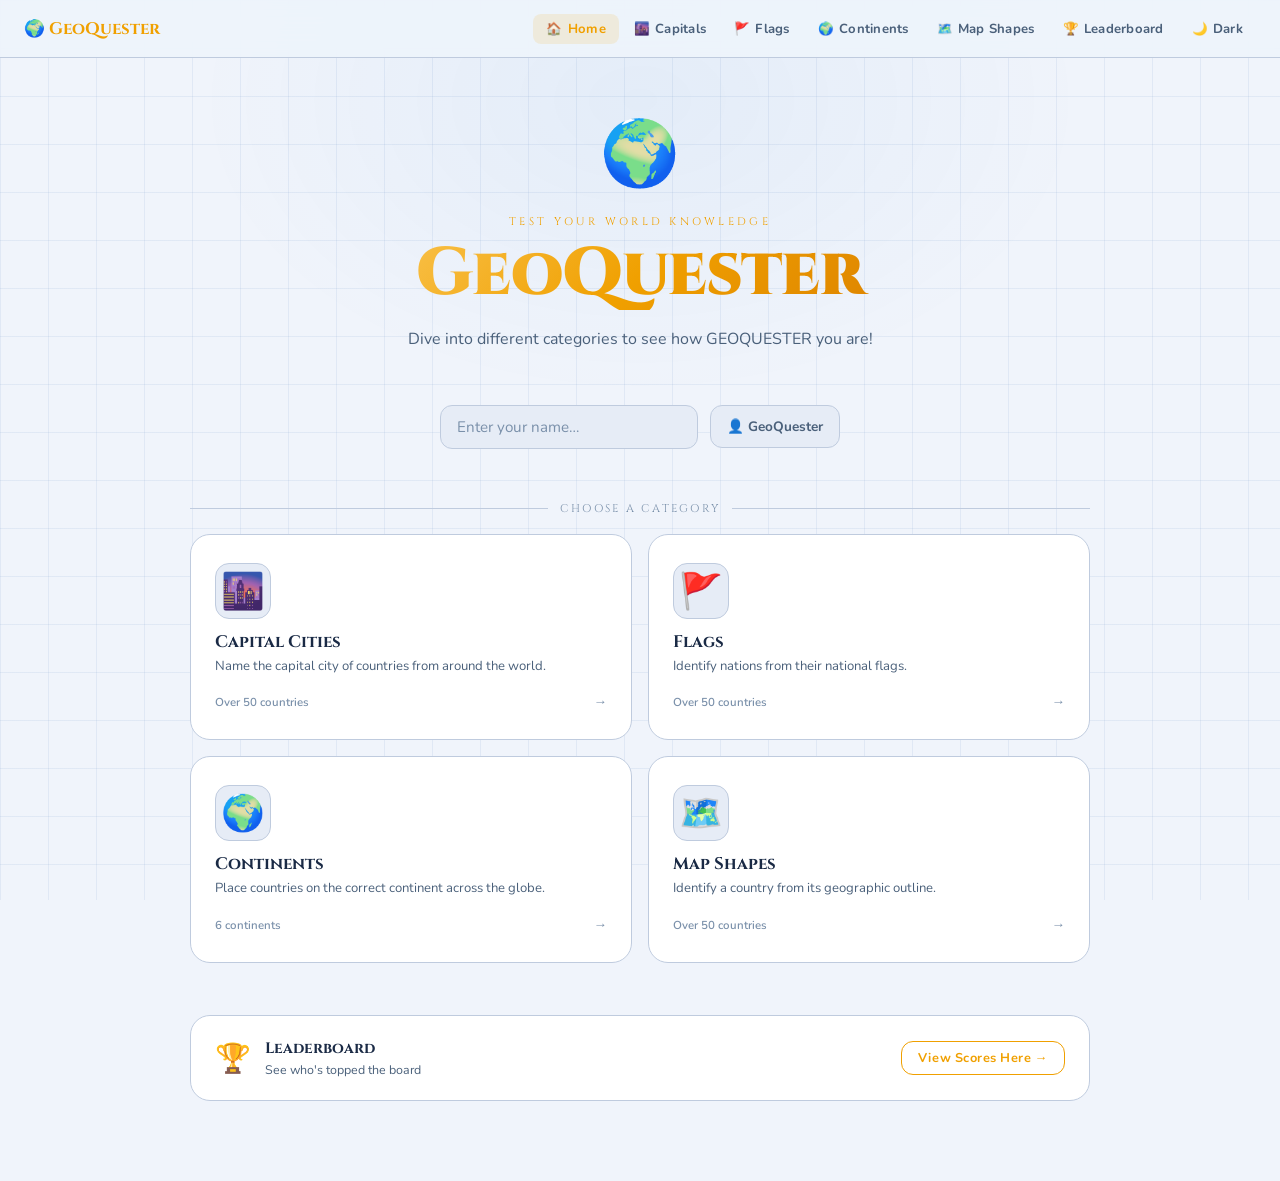
<file: index.html>
<!DOCTYPE html>
<html lang="en">
<head>
  <meta charset="UTF-8" />
  <meta name="viewport" content="width=device-width, initial-scale=1.0" />
  <title>GeoQuester — Home</title>
  <link rel="stylesheet" href="css/style.css" />
  <link rel="stylesheet" href="css/features.css" />
  <style>
    .home-wrap { padding: 52px 0 80px; }

    .hero { text-align: center; margin-bottom: 52px; }

    .hero__globe {
      font-size: 4rem; display: block; margin-bottom: 16px;
      animation: float 4s ease-in-out infinite;
    }
    @keyframes float {
      0%,100% { transform: translateY(0); }
      50%      { transform: translateY(-10px); }
    }

    .hero__eyebrow {
      font-family: 'Cinzel', serif; font-size: 0.68rem;
      letter-spacing: 0.3em; color: var(--gold); text-transform: uppercase;
      margin-bottom: 10px; opacity: 0;
      animation: fadeUp 0.5s 0.1s ease forwards;
    }

    .hero__title {
      font-family: 'Cinzel', serif;
      font-size: clamp(2.6rem, 7vw, 4.2rem);
      font-weight: 900; line-height: 1.05; letter-spacing: -0.02em;
      margin-bottom: 16px;
      background: linear-gradient(135deg, #ffd980, var(--gold), #d07000);
      -webkit-background-clip: text; -webkit-text-fill-color: transparent; background-clip: text;
      opacity: 0; animation: fadeUp 0.5s 0.2s ease forwards;
    }

    .hero__sub {
      font-size: 1rem; color: var(--text-muted); line-height: 1.7;
      max-width: 480px; margin: 0 auto;
      opacity: 0; animation: fadeUp 0.5s 0.3s ease forwards;
    }

    .name-row {
      display: flex; align-items: center; gap: 12px;
      max-width: 400px; margin: 0 auto 52px;
      opacity: 0; animation: fadeUp 0.5s 0.4s ease forwards;
    }
    .name-row .input { flex: 1; }
    .name-row .name-badge {
      display: flex; align-items: center; gap: 6px;
      padding: 11px 16px; background: var(--surface2);
      border: 1px solid var(--border); border-radius: var(--radius);
      font-size: 0.85rem; font-weight: 700; color: var(--text-muted);
      flex-shrink: 0;
    }

    /*Category section heading*/
    .section-heading {
      font-family: 'Cinzel', serif;
      font-size: 0.7rem; letter-spacing: 0.2em; text-transform: uppercase;
      color: var(--text-dim); margin-bottom: 18px;
      display: flex; align-items: center; gap: 12px;
    }
    .section-heading::before, .section-heading::after {
      content: ''; flex: 1; height: 1px; background: var(--border);
    }

    /*Category grid*/
    .cat-grid {
      display: grid;
      grid-template-columns: repeat(2, 1fr);
      gap: 16px;
      margin-bottom: 52px;
    }

    .cat-card {
      background: var(--surface);
      border: 1px solid var(--border);
      border-radius: var(--radius-lg);
      padding: 28px 24px;
      cursor: pointer;
      transition: all 0.3s ease;
      text-decoration: none;
      display: flex; flex-direction: column; gap: 12px;
      position: relative; overflow: hidden;
    }

    .cat-card::before {
      content: '';
      position: absolute; top: 0; left: 0; right: 0; height: 3px;
      opacity: 0; transition: opacity 0.3s;
    }

    .cat-card:hover {
      transform: translateY(-4px);
      box-shadow: 0 16px 40px rgba(0,0,0,0.5);
      border-color: var(--card-color, var(--gold));
      color: var(--text);
    }
    .cat-card:hover::before { opacity: 1; }

    .cat-card--capitals  { --card-color: var(--teal); }
    .cat-card--capitals::before  { background: linear-gradient(90deg, transparent, var(--teal), transparent); }
    .cat-card--flags     { --card-color: var(--gold); }
    .cat-card--flags::before     { background: linear-gradient(90deg, transparent, var(--gold), transparent); }
    .cat-card--continents{ --card-color: var(--purple); }
    .cat-card--continents::before{ background: linear-gradient(90deg, transparent, var(--purple), transparent); }
    .cat-card--shapes    { --card-color: var(--red); }
    .cat-card--shapes::before    { background: linear-gradient(90deg, transparent, var(--red), transparent); }

    .cat-icon {
      font-size: 2.2rem;
      display: inline-flex; align-items: center; justify-content: center;
      width: 56px; height: 56px;
      background: var(--surface2); border: 1px solid var(--border);
      border-radius: 14px;
      transition: all 0.3s ease;
    }
    .cat-card:hover .cat-icon {
      background: rgba(255,255,255,0.05);
      border-color: var(--card-color, var(--gold));
      box-shadow: 0 0 16px rgba(255,255,255,0.08);
    }

    .cat-title {
      font-family: 'Cinzel', serif; font-size: 1.05rem; font-weight: 700;
      color: var(--text); margin-bottom: 4px;
    }
    .cat-desc { font-size: 0.82rem; color: var(--text-muted); line-height: 1.5; }

    .cat-footer {
      display: flex; align-items: center; justify-content: space-between;
      margin-top: 4px;
    }
    .cat-count { font-size: 0.72rem; color: var(--text-dim); font-weight: 600; }
    .cat-arrow {
      font-size: 0.85rem; color: var(--text-dim);
      transition: transform 0.25s, color 0.25s;
    }
    .cat-card:hover .cat-arrow { transform: translateX(4px); color: var(--card-color, var(--gold)); }

    /*Leaderboard teaser*/
    .lb-teaser {
      background: var(--surface);
      border: 1px solid var(--border);
      border-radius: var(--radius-lg);
      padding: 22px 24px;
      display: flex; align-items: center; justify-content: space-between; gap: 16px;
    }
    .lb-teaser__left { display: flex; align-items: center; gap: 14px; }
    .lb-teaser__icon { font-size: 1.8rem; }
    .lb-teaser__title { font-family: 'Cinzel', serif; font-size: 0.95rem; font-weight: 700; }
    .lb-teaser__sub { font-size: 0.78rem; color: var(--text-muted); margin-top: 2px; }

    /*Stagger animations*/
    .cat-card { opacity: 0; animation: fadeUp 0.5s ease forwards; }
    .cat-card:nth-child(1) { animation-delay: 0.45s; }
    .cat-card:nth-child(2) { animation-delay: 0.55s; }
    .cat-card:nth-child(3) { animation-delay: 0.65s; }
    .cat-card:nth-child(4) { animation-delay: 0.75s; }
    .lb-teaser { opacity: 0; animation: fadeUp 0.5s 0.9s ease forwards; }

    @media (max-width: 540px) {
      .cat-grid { grid-template-columns: 1fr; gap: 12px; }
      .name-row { flex-direction: column; }
      .lb-teaser { flex-direction: column; align-items: flex-start; }
    }
  </style>
</head>
<body>
  <nav class="nav">
    <a href="index.html" class="nav__logo">🌍 GeoQuester</a>
    <div class="nav__links">
      <a href="index.html"           class="nav__link active"><span class="icon">🏠</span>Home</a>
      <a href="quiz.html?cat=capitals"   class="nav__link"><span class="icon">🌆</span>Capitals</a>
      <a href="quiz.html?cat=flags"      class="nav__link"><span class="icon">🚩</span>Flags</a>
      <a href="quiz.html?cat=continents" class="nav__link"><span class="icon">🌍</span>Continents</a>
      <a href="quiz.html?cat=shapes"     class="nav__link"><span class="icon">🗺️</span>Map Shapes</a>
      <a href="leaderboard.html"         class="nav__link"><span class="icon">🏆</span>Leaderboard</a>
    </div>
  </nav>

  <main class="container home-wrap">

    <div class="hero">
      <span class="hero__globe">🌍</span>
      <p class="hero__eyebrow">Test Your World Knowledge</p>
      <h1 class="hero__title">GeoQuester</h1>
      <p class="hero__sub">Dive into different categories to see how GEOQUESTER you are!</p>
    </div>

    <!-- Name input -->
    <div class="name-row">
      <input id="nameInput" class="input" type="text" placeholder="Enter your name…" maxlength="24" autocomplete="off" />
      <div class="name-badge">👤 GeoQuester</div>
    </div>

    <!-- Categories -->
    <p class="section-heading">Choose a Category</p>

    <div class="cat-grid">
      <!-- Capitals -->
      <a href="quiz.html?cat=capitals" class="cat-card cat-card--capitals">
        <div class="cat-icon">🌆</div>
        <div>
          <div class="cat-title">Capital Cities</div>
          <div class="cat-desc">Name the capital city of countries from around the world.</div>
        </div>
        <div class="cat-footer">
          <span class="cat-count">Over 50 countries</span>
          <span class="cat-arrow">→</span>
        </div>
      </a>

      <!-- Flags -->
      <a href="quiz.html?cat=flags" class="cat-card cat-card--flags">
        <div class="cat-icon">🚩</div>
        <div>
          <div class="cat-title">Flags</div>
          <div class="cat-desc">Identify nations from their national flags.</div>
        </div>
        <div class="cat-footer">
          <span class="cat-count">Over 50 countries</span>
          <span class="cat-arrow">→</span>
        </div>
      </a>

      <!-- Continents -->
      <a href="quiz.html?cat=continents" class="cat-card cat-card--continents">
        <div class="cat-icon">🌍</div>
        <div>
          <div class="cat-title">Continents</div>
          <div class="cat-desc">Place countries on the correct continent across the globe.</div>
        </div>
        <div class="cat-footer">
          <span class="cat-count">6 continents</span>
          <span class="cat-arrow">→</span>
        </div>
      </a>

      <!-- Map Shapes -->
      <a href="quiz.html?cat=shapes" class="cat-card cat-card--shapes">
        <div class="cat-icon">🗺️</div>
        <div>
          <div class="cat-title">Map Shapes</div>
          <div class="cat-desc">Identify a country from its geographic outline.</div>
        </div>
        <div class="cat-footer">
          <span class="cat-count">Over 50 countries</span>
          <span class="cat-arrow">→</span>
        </div>
      </a>
    </div>

    <!-- Leaderboard teaser -->
    <div class="lb-teaser">
      <div class="lb-teaser__left">
        <span class="lb-teaser__icon">🏆</span>
        <div>
          <div class="lb-teaser__title">Leaderboard</div>
          <div class="lb-teaser__sub">See who's topped the board</div>
        </div>
      </div>
      <a href="leaderboard.html" class="btn btn--outline btn--sm">View Scores Here →</a>
    </div>

  </main>

  <script>
    const nameInput = document.getElementById('nameInput');
    nameInput.value = localStorage.getItem('gq_player') || '';

    nameInput.addEventListener('input', () => {
      localStorage.setItem('gq_player', nameInput.value.trim() || 'GeoQuester');
    });

    document.querySelectorAll('.cat-card').forEach(card => {
      card.addEventListener('click', e => {
        const name = nameInput.value.trim() || 'GeoQuester';
        localStorage.setItem('gq_player', name);
      });
    });

    document.querySelectorAll('.nav__link').forEach(link => {
      link.addEventListener('click', () => {
        const name = nameInput.value.trim() || 'GeoQuester';
        localStorage.setItem('gq_player', name);
      });
    });
  </script>
  <script src="js/theme.js"></script>
</body>
</html>
</file>
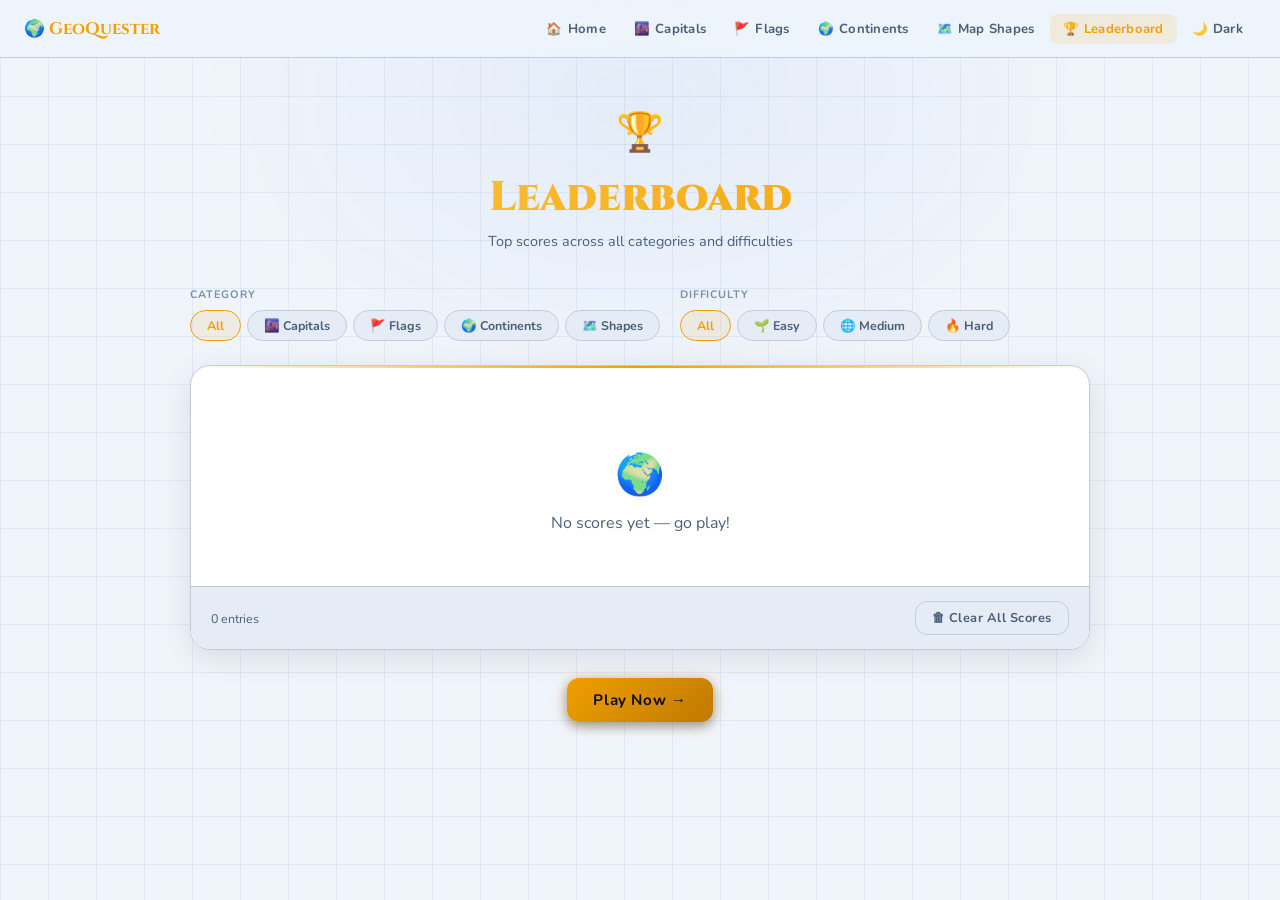
<file: leaderboard.html>
<!DOCTYPE html>
<html lang="en">
<head>
  <meta charset="UTF-8" />
  <meta name="viewport" content="width=device-width, initial-scale=1.0" />
  <title>GeoQuester — Leaderboard</title>
  <link rel="stylesheet" href="css/style.css" />
  <link rel="stylesheet" href="css/features.css" />
  <style>
    .lb-page { padding: 48px 0 80px; }

    .page-header { text-align: center; margin-bottom: 36px; }
    .page-header h1 {
      font-size: clamp(1.8rem, 5vw, 2.6rem); font-weight: 900;
      background: linear-gradient(135deg, var(--gold-light), var(--gold));
      -webkit-background-clip: text; -webkit-text-fill-color: transparent; background-clip: text;
      margin-bottom: 6px;
    }
    .page-header p { color: var(--text-muted); font-size: 0.9rem; }

    /*Filter row*/
    .filter-row {
      display: flex; gap: 20px; margin-bottom: 24px; flex-wrap: wrap; align-items: flex-start;
    }
    .filter-group { display: flex; flex-direction: column; gap: 8px; }
    .filter-group-label { font-size: 0.68rem; font-weight: 700; text-transform: uppercase; letter-spacing: 0.08em; color: var(--text-dim); }
    .filter-pills { display: flex; gap: 6px; flex-wrap: wrap; }

    .fpill {
      padding: 6px 16px; border-radius: 99px; border: 1px solid var(--border);
      background: var(--surface2); color: var(--text-muted);
      font-family: 'Nunito', sans-serif; font-weight: 700; font-size: 0.78rem;
      cursor: pointer; transition: all var(--transition); white-space: nowrap;
    }
    .fpill:hover { border-color: var(--text-muted); color: var(--text); }
    .fpill.active { background: rgba(240,160,0,0.1); border-color: var(--gold); color: var(--gold); }

    /*Leaderboard card*/
    .lb-card {
      background: var(--surface); border: 1px solid var(--border);
      border-radius: var(--radius-lg); overflow: hidden; box-shadow: var(--shadow);
    }
    .lb-card::before {
      content: ''; display: block; height: 2px;
      background: linear-gradient(90deg, transparent, var(--gold), transparent);
    }

    /*Podium*/
    .podium {
      display: grid; grid-template-columns: 1fr 1.12fr 1fr;
      padding: 24px 16px 0; gap: 0; align-items: flex-end; margin-bottom: 4px;
    }
    .pod-spot { display: flex; flex-direction: column; align-items: center; gap: 4px; text-align: center; }
    .pod-medal { font-size: 1.6rem; }
    .pod-name  { font-weight: 700; font-size: 0.8rem; overflow: hidden; text-overflow: ellipsis; white-space: nowrap; max-width: 90px; }
    .pod-cat   { font-size: 0.65rem; color: var(--text-muted); }
    .pod-score { font-family: 'Cinzel', serif; font-size: 0.95rem; color: var(--gold); }
    .pod-block { border-radius: 8px 8px 0 0; width: 100%; display: flex; align-items: center; justify-content: center; }
    .pod-spot:nth-child(1) .pod-block { height: 50px; background: rgba(192,192,192,0.1); border: 1px solid rgba(192,192,192,0.2); }
    .pod-spot:nth-child(2) .pod-block { height: 80px; background: rgba(240,160,0,0.1);   border: 1px solid rgba(240,160,0,0.25); }
    .pod-spot:nth-child(3) .pod-block { height: 38px; background: rgba(180,100,40,0.1);  border: 1px solid rgba(180,100,40,0.2); }

    /*Entries*/
    .lb-entry {
      display: grid; grid-template-columns: 46px 1fr auto;
      align-items: center; gap: 12px;
      padding: 12px 20px; border-top: 1px solid var(--border);
      transition: background var(--transition);
    }
    .lb-entry:hover { background: var(--surface2); }

    .lb-rank {
      font-family: 'Cinzel', serif; font-size: 1rem; font-weight: 700;
      color: var(--text-dim); text-align: center;
    }
    .lb-entry.rank-1 .lb-rank { color: #ffd700; }
    .lb-entry.rank-2 .lb-rank { color: #c0c0c0; }
    .lb-entry.rank-3 .lb-rank { color: #cd7f32; }

    .lb-info { min-width: 0; }
    .lb-name { font-weight: 700; font-size: 0.9rem; overflow: hidden; text-overflow: ellipsis; white-space: nowrap; }
    .lb-meta {
      display: flex; align-items: center; gap: 8px; margin-top: 3px; flex-wrap: wrap;
    }
    .lb-meta-item { font-size: 0.7rem; color: var(--text-muted); }

    .lb-score-col { text-align: right; }
    .lb-score { font-family: 'Cinzel', serif; font-size: 1.1rem; font-weight: 700; color: var(--gold); }
    .lb-correct { font-size: 0.72rem; color: var(--text-muted); margin-top: 2px; }

    /*Empty*/
    .empty-state { text-align: center; padding: 52px 20px; color: var(--text-muted); }
    .empty-state .icon { font-size: 2.5rem; margin-bottom: 10px; }

    /*Footer row*/
    .lb-footer {
      display: flex; justify-content: space-between; align-items: center;
      padding: 14px 20px; border-top: 1px solid var(--border); background: var(--surface2);
    }
    .lb-count { font-size: 0.78rem; color: var(--text-muted); }

    @media (max-width: 480px) {
      .podium { display: none; }
      .lb-meta-item:not(:first-child) { display: none; }
    }
  </style>
</head>
<body>
  <nav class="nav">
    <a href="index.html" class="nav__logo">🌍 GeoQuester</a>
    <div class="nav__links">
      <a href="index.html"                       class="nav__link"><span class="icon">🏠</span>Home</a>
      <a href="quiz.html?cat=capitals"   class="nav__link"><span class="icon">🌆</span>Capitals</a>
      <a href="quiz.html?cat=flags"      class="nav__link"><span class="icon">🚩</span>Flags</a>
      <a href="quiz.html?cat=continents" class="nav__link"><span class="icon">🌍</span>Continents</a>
      <a href="quiz.html?cat=shapes"     class="nav__link"><span class="icon">🗺️</span>Map Shapes</a>
      <a href="leaderboard.html"                 class="nav__link active"><span class="icon">🏆</span>Leaderboard</a>
    </div>
  </nav>

  <main class="container lb-page">

    <div class="page-header anim-fadeUp">
      <div style="font-size:2.4rem; margin-bottom:10px;">🏆</div>
      <h1>Leaderboard</h1>
      <p>Top scores across all categories and difficulties</p>
    </div>

    <!-- Filters -->
    <div class="filter-row anim-fadeUp" style="animation-delay:0.1s">
      <div class="filter-group">
        <span class="filter-group-label">Category</span>
        <div class="filter-pills" id="catFilters">
          <button class="fpill active" data-cat="all">All</button>
          <button class="fpill" data-cat="capitals">🌆 Capitals</button>
          <button class="fpill" data-cat="flags">🚩 Flags</button>
          <button class="fpill" data-cat="continents">🌍 Continents</button>
          <button class="fpill" data-cat="shapes">🗺️ Shapes</button>
        </div>
      </div>
      <div class="filter-group">
        <span class="filter-group-label">Difficulty</span>
        <div class="filter-pills" id="diffFilters">
          <button class="fpill active" data-diff="all">All</button>
          <button class="fpill" data-diff="easy">🌱 Easy</button>
          <button class="fpill" data-diff="medium">🌐 Medium</button>
          <button class="fpill" data-diff="hard">🔥 Hard</button>
        </div>
      </div>
    </div>

    <!-- Leaderboard card -->
    <div class="lb-card anim-fadeUp" style="animation-delay:0.2s">
      <div id="podium" class="podium"></div>
      <div id="entriesList"></div>
      <div class="lb-footer">
        <span id="entryCount" class="lb-count"></span>
        <button id="clearBtn" class="btn btn--ghost btn--sm">🗑 Clear All Scores</button>
      </div>
    </div>

    <div style="text-align:center; margin-top:28px;" class="anim-fadeUp" style="animation-delay:0.35s">
      <a href="index.html" class="btn btn--primary">Play Now →</a>
    </div>

  </main>

  <script>
    let filterCat  = 'all';
    let filterDiff = 'all';

    const MEDALS = ['🥇','🥈','🥉'];
    const CAT_LABELS = { capitals:'Capitals', flags:'Flags', continents:'Continents', shapes:'Shapes' };
    const CAT_ICONS  = { capitals:'🌆', flags:'🚩', continents:'🌍', shapes:'🗺️' };

    function getScores() { return JSON.parse(localStorage.getItem('gq_leaderboard') || '[]'); }

    function fmtDate(iso) {
      try { return new Date(iso).toLocaleDateString('en-GB',{day:'2-digit',month:'short',year:'2-digit'}); }
      catch { return ''; }
    }

    function escHtml(s) {
      return String(s).replace(/&/g,'&amp;').replace(/</g,'&lt;').replace(/>/g,'&gt;');
    }

    function render() {
      let scores = getScores();
      if (filterCat  !== 'all') scores = scores.filter(s => s.category  === filterCat);
      if (filterDiff !== 'all') scores = scores.filter(s => s.difficulty === filterDiff);
      scores.sort((a,b) => b.score - a.score);

      const podiumEl  = document.getElementById('podium');
      const listEl    = document.getElementById('entriesList');
      const countEl   = document.getElementById('entryCount');

      if (!scores.length) {
        podiumEl.innerHTML = '';
        listEl.innerHTML = `<div class="empty-state"><div class="icon">🌍</div><p>No scores yet — go play!</p></div>`;
        countEl.textContent = '0 entries';
        return;
      }

      // Podium (top 3 re-ordered: 2nd · 1st · 3rd)
      const top3 = scores.slice(0, 3);
      const podOrd = [top3[1], top3[0], top3[2]].filter(Boolean);
      const podMedals = top3.length > 1 ? ['🥈','🥇','🥉'] : ['🥇'];
      podiumEl.innerHTML = podOrd.map((s,i) => `
        <div class="pod-spot">
          <div class="pod-medal">${podMedals[i]||''}</div>
          <div class="pod-name">${escHtml(s.name)}</div>
          <div class="pod-cat">${CAT_ICONS[s.category]||''} ${CAT_LABELS[s.category]||s.category}</div>
          <div class="pod-score">${Number(s.score).toLocaleString()}</div>
          <div class="pod-block"></div>
        </div>`).join('');

      // Full list
      listEl.innerHTML = scores.map((s,i) => {
        const rankCls = i < 3 ? `rank-${i+1}` : '';
        const rankTxt = i < 3 ? MEDALS[i] : `#${i+1}`;
        const pct = Math.round((s.correct/s.total)*100);
        return `
          <div class="lb-entry ${rankCls}">
            <div class="lb-rank">${rankTxt}</div>
            <div class="lb-info">
              <div class="lb-name">${escHtml(s.name)}</div>
              <div class="lb-meta">
                <span class="lb-meta-item">${CAT_ICONS[s.category]||''} ${CAT_LABELS[s.category]||s.category}</span>
                <span class="lb-meta-item">·</span>
                <span class="badge badge--${s.difficulty}" style="padding:1px 7px;font-size:0.62rem;">${s.difficulty}</span>
                <span class="lb-meta-item">·</span>
                <span class="lb-meta-item">${fmtDate(s.date)}</span>
              </div>
            </div>
            <div class="lb-score-col">
              <div class="lb-score">${Number(s.score).toLocaleString()}</div>
              <div class="lb-correct">${s.correct}/${s.total} · ${pct}%</div>
            </div>
          </div>`;
      }).join('');

      countEl.textContent = `${scores.length} entr${scores.length===1?'y':'ies'}`;
    }

    // Category filters
    document.getElementById('catFilters').addEventListener('click', e => {
      const btn = e.target.closest('.fpill');
      if (!btn) return;
      document.querySelectorAll('#catFilters .fpill').forEach(b => b.classList.remove('active'));
      btn.classList.add('active');
      filterCat = btn.dataset.cat;
      render();
    });

    // Diff filters
    document.getElementById('diffFilters').addEventListener('click', e => {
      const btn = e.target.closest('.fpill');
      if (!btn) return;
      document.querySelectorAll('#diffFilters .fpill').forEach(b => b.classList.remove('active'));
      btn.classList.add('active');
      filterDiff = btn.dataset.diff;
      render();
    });

    document.getElementById('clearBtn').addEventListener('click', () => {
      if (confirm('Clear ALL scores? This cannot be undone.')) {
        localStorage.removeItem('gq_leaderboard');
        render();
      }
    });

    render();
  </script>
  <script src="js/theme.js"></script>
</body>
</html>
</file>
<file: css/style.css>
@import url('https://fonts.googleapis.com/css2?family=Cinzel:wght@400;600;700;900&family=Nunito:wght@300;400;500;600;700&display=swap');

/*Variables*/
:root {
  --bg:           #060e1e;
  --surface:      #0c1a35;
  --surface2:     #132240;
  --surface3:     #1a2d52;
  --border:       #1e3460;
  --gold:         #f0a000;
  --gold-light:   #ffc84a;
  --gold-dark:    #c07800;
  --teal:         #00c9b1;
  --teal-dark:    #009e8c;
  --red:          #ff4e6a;
  --red-dark:     #cc2244;
  --green:        #29e07c;
  --green-dark:   #16a854;
  --purple:       #b48fff;
  --text:         #e2d9c5;
  --text-muted:   #7a8fac;
  --text-dim:     #4a5f80;
  --radius:       12px;
  --radius-lg:    20px;
  --shadow:       0 8px 32px rgba(0,0,0,0.5);
  --shadow-gold:  0 0 20px rgba(240,160,0,0.35);
  --shadow-teal:  0 0 20px rgba(0,201,177,0.3);
  --transition:   0.25s cubic-bezier(0.4,0,0.2,1);
}

/*Reset & Base*/
*, *::before, *::after { box-sizing: border-box; margin: 0; padding: 0; }
html { scroll-behavior: smooth; }

body {
  font-family: 'Nunito', sans-serif;
  background-color: var(--bg);
  color: var(--text);
  min-height: 100vh;
  position: relative;
  overflow-x: hidden;
}

/* Map-grid background */
body::before {
  content: '';
  position: fixed;
  inset: 0;
  background-image:
    linear-gradient(rgba(30,52,100,0.15) 1px, transparent 1px),
    linear-gradient(90deg, rgba(30,52,100,0.15) 1px, transparent 1px);
  background-size: 48px 48px;
  pointer-events: none;
  z-index: 0;
}

body::after {
  content: '';
  position: fixed;
  top: -200px; left: 50%; transform: translateX(-50%);
  width: 900px; height: 600px;
  background: radial-gradient(ellipse, rgba(0,120,200,0.1) 0%, transparent 70%);
  pointer-events: none;
  z-index: 0;
}

/* Typography */
h1, h2, h3 { font-family: 'Cinzel', serif; }
a { color: var(--teal); text-decoration: none; transition: color var(--transition); }
a:hover { color: var(--gold); }

/*Layout*/
.container { position: relative; z-index: 1; max-width: 900px; margin: 0 auto; padding: 0 24px; }

.nav {
  position: sticky; top: 0; z-index: 100;
  background: rgba(6,14,30,0.9);
  backdrop-filter: blur(14px);
  border-bottom: 1px solid var(--border);
  padding: 0 24px;
  display: flex; align-items: center; justify-content: space-between; gap: 8px;
  height: 58px;
}

.nav__logo {
  font-family: 'Cinzel', serif; font-weight: 700; font-size: 1.05rem;
  color: var(--gold); display: flex; align-items: center; gap: 7px;
  text-decoration: none; flex-shrink: 0;
}

.nav__links { display: flex; gap: 2px; align-items: center; overflow-x: auto; }
.nav__links::-webkit-scrollbar { display: none; }

.nav__link {
  padding: 6px 13px; border-radius: 8px; font-size: 0.82rem; font-weight: 700;
  color: var(--text-muted); transition: all var(--transition);
  letter-spacing: 0.02em; white-space: nowrap;
  display: flex; align-items: center; gap: 5px;
  text-decoration: none;
}
.nav__link:hover { background: var(--surface2); color: var(--text); }
.nav__link.active { background: rgba(240,160,0,0.12); color: var(--gold); }
.nav__link .icon { font-size: 0.95em; }

/* Buttons */
.btn {
  display: inline-flex; align-items: center; justify-content: center; gap: 8px;
  padding: 12px 26px; border-radius: var(--radius);
  font-family: 'Nunito', sans-serif; font-weight: 700; font-size: 0.95rem;
  cursor: pointer; border: none; transition: all var(--transition);
  letter-spacing: 0.04em; position: relative; overflow: hidden; white-space: nowrap;
  text-decoration: none;
}
.btn--primary {
  background: linear-gradient(135deg, var(--gold), var(--gold-dark));
  color: #0a1020; box-shadow: var(--shadow-gold), 0 4px 12px rgba(0,0,0,0.4);
}
.btn--primary:hover { transform: translateY(-2px); box-shadow: 0 0 28px rgba(240,160,0,0.5), 0 8px 20px rgba(0,0,0,0.4); color: #0a1020; }
.btn--secondary { background: var(--surface2); color: var(--text); border: 1px solid var(--border); }
.btn--secondary:hover { background: var(--surface3); border-color: var(--text-muted); transform: translateY(-1px); color: var(--text); }
.btn--outline { background: transparent; color: var(--gold); border: 1px solid var(--gold); }
.btn--outline:hover { background: rgba(240,160,0,0.1); color: var(--gold); }
.btn--ghost { background: transparent; color: var(--text-muted); border: 1px solid var(--border); }
.btn--ghost:hover { color: var(--text); border-color: var(--text-muted); transform: translateY(-1px); }
.btn--lg { padding: 16px 38px; font-size: 1.05rem; border-radius: 14px; }
.btn--sm { padding: 7px 16px; font-size: 0.8rem; }
.btn--full { width: 100%; }

/* Cards */
.card {
  background: var(--surface); border: 1px solid var(--border);
  border-radius: var(--radius-lg); padding: 28px;
  box-shadow: var(--shadow); position: relative; overflow: hidden;
}
.card::before {
  content: ''; position: absolute; top: 0; left: 0; right: 0; height: 2px;
  background: linear-gradient(90deg, transparent, var(--gold), transparent); opacity: 0.5;
}

/* Badges */
.badge {
  display: inline-flex; align-items: center; gap: 4px;
  padding: 3px 10px; border-radius: 99px;
  font-size: 0.7rem; font-weight: 700; letter-spacing: 0.07em; text-transform: uppercase;
}
.badge--capitals  { background: rgba(0,201,177,0.14);  color: var(--teal);   border: 1px solid rgba(0,201,177,0.28); }
.badge--flags     { background: rgba(240,160,0,0.14);  color: var(--gold);   border: 1px solid rgba(240,160,0,0.28); }
.badge--continents{ background: rgba(180,143,255,0.14);color: var(--purple); border: 1px solid rgba(180,143,255,0.28); }
.badge--shapes    { background: rgba(255,78,106,0.14); color: var(--red);    border: 1px solid rgba(255,78,106,0.28); }
.badge--easy      { background: rgba(41,224,124,0.12); color: var(--green);  border: 1px solid rgba(41,224,124,0.25); }
.badge--medium    { background: rgba(240,160,0,0.12);  color: var(--gold);   border: 1px solid rgba(240,160,0,0.25); }
.badge--hard      { background: rgba(255,78,106,0.12); color: var(--red);    border: 1px solid rgba(255,78,106,0.25); }

/* Inputs */
.input {
  background: var(--surface2); border: 1px solid var(--border);
  border-radius: var(--radius); color: var(--text);
  font-family: 'Nunito', sans-serif; font-size: 0.95rem;
  padding: 11px 16px; width: 100%;
  transition: border-color var(--transition), box-shadow var(--transition); outline: none;
}
.input:focus { border-color: var(--gold); box-shadow: 0 0 0 3px rgba(240,160,0,0.15); }
.input::placeholder { color: var(--text-dim); }

/* Diff selector */
.diff-group { display: grid; grid-template-columns: repeat(3,1fr); gap: 10px; }
.diff-item { position: relative; }
.diff-option { display: none; }
.diff-label {
  display: flex; flex-direction: column; align-items: center; gap: 5px;
  padding: 14px 8px; border-radius: var(--radius); border: 1px solid var(--border);
  cursor: pointer; transition: all var(--transition); text-align: center;
  background: var(--surface2);
}
.diff-label:hover { border-color: var(--text-muted); background: var(--surface3); }
.diff-item input:checked + label {
  border-color: var(--gold); background: rgba(240,160,0,0.08);
  box-shadow: 0 0 0 1px var(--gold);
}
.diff-item input:checked + label .diff-name { color: var(--gold); }
.diff-icon { font-size: 1.3rem; }
.diff-name { font-weight: 700; font-size: 0.82rem; }
.diff-desc { font-size: 0.68rem; color: var(--text-muted); line-height: 1.3; }

/* Progress track */
.progress-track { height: 5px; background: var(--surface2); border-radius: 99px; overflow: hidden; }
.progress-fill {
  height: 100%; background: linear-gradient(90deg, var(--teal), var(--gold));
  border-radius: 99px; transition: width 0.4s ease; width: 0%;
}

/* Animations */
@keyframes fadeUp {
  from { opacity: 0; transform: translateY(22px); }
  to   { opacity: 1; transform: translateY(0); }
}
@keyframes fadeIn {
  from { opacity: 0; } to { opacity: 1; }
}
@keyframes pop {
  0%,100% { transform: scale(1); } 50% { transform: scale(1.07); }
}
@keyframes shake {
  0%,100% { transform: translateX(0); }
  20% { transform: translateX(-8px); }
  40% { transform: translateX(8px); }
  60% { transform: translateX(-5px); }
  80% { transform: translateX(5px); }
}
@keyframes pulse-gold {
  0%   { box-shadow: 0 0 0 0 rgba(240,160,0,0.5); }
  70%  { box-shadow: 0 0 0 12px rgba(240,160,0,0); }
  100% { box-shadow: 0 0 0 0 rgba(240,160,0,0); }
}

.anim-fadeUp { animation: fadeUp 0.5s ease both; }
.anim-fadeIn { animation: fadeIn 0.4s ease both; }

/* Utility */
.text-gold { color: var(--gold); }
.text-teal { color: var(--teal); }
.text-muted { color: var(--text-muted); }
.text-center { text-align: center; }
.mt-2 { margin-top: 16px; }
.mt-3 { margin-top: 24px; }
.mt-4 { margin-top: 32px; }

/* Scrollbar */
::-webkit-scrollbar { width: 5px; }
::-webkit-scrollbar-track { background: var(--bg); }
::-webkit-scrollbar-thumb { background: var(--border); border-radius: 3px; }

/* Responsive */
@media (max-width: 640px) {
  .nav { padding: 0 14px; }
  .nav__link { padding: 5px 9px; font-size: 0.75rem; }
  .nav__link .icon { display: none; }
  .card { padding: 20px 16px; }
  .diff-group { grid-template-columns: 1fr; gap: 8px; }
  .diff-label { flex-direction: row; text-align: left; padding: 12px 14px; gap: 10px; }
}
</file>
<file: css/features.css>
/* ================================================================
   features.css — GeoQuester Add-on Styles
   Covers: Dark/Light mode, Fun Facts, Share Score button
   Add this file to <head> of index.html, quiz.html, leaderboard.html:
     <link rel="stylesheet" href="css/features.css" />
   ================================================================ */


/* ================================================================
   1. LIGHT MODE — Variable overrides
      Activated by <html class="light"> (set by theme.js)
   ================================================================ */

html.light {
  /* Backgrounds */
  --bg:         #f0f4fb;
  --surface:    #ffffff;
  --surface2:   #e6ecf6;
  --surface3:   #d8e2f0;

  /* Borders */
  --border:     #bfcbde;

  /* Text */
  --text:       #1a2a45;
  --text-muted: #4a607a;
  --text-dim:   #7a90aa;

  /* Shadows */
  --shadow:      0 8px 32px rgba(0, 0, 0, 0.1);
  --shadow-gold: 0 0 20px rgba(240, 160, 0, 0.22);
  --shadow-teal: 0 0 20px rgba(0, 201, 177, 0.2);

  /* Keep accent colours identical — they work on both themes */
}

/* Fix hardcoded nav background (rgba value in style.css) */
html.light .nav {
  background: rgba(238, 244, 251, 0.95);
  border-bottom-color: var(--border);
}

/* Fix hardcoded body map-grid lines */
html.light body::before {
  background-image:
    linear-gradient(rgba(90, 130, 195, 0.1) 1px, transparent 1px),
    linear-gradient(90deg, rgba(90, 130, 195, 0.1) 1px, transparent 1px);
}

/* Fix hardcoded body glow */
html.light body::after {
  background: radial-gradient(ellipse, rgba(0, 100, 200, 0.05) 0%, transparent 70%);
}

/* Fix hardcoded .lb-footer background */
html.light .lb-footer {
  background: var(--surface2);
}

/* Scrollbar in light mode */
html.light ::-webkit-scrollbar-thumb {
  background: var(--border);
}


/* ================================================================
   2. THEME TOGGLE BUTTON
      Injected by theme.js into .nav__links — styled like other nav links
   ================================================================ */

.theme-toggle-btn {
  background: none;
  border: none;
  cursor: pointer;
  font-family: 'Nunito', sans-serif;
  /* All other styles come from .nav__link in style.css */
}

/* Hide the text label on very small screens (matches .icon behaviour) */
@media (max-width: 640px) {
  .theme-lbl { display: none; }
}


/* ================================================================
   3. FUN FACT — shown below the country info line after each answer
   ================================================================ */

.fun-fact-line {
  display: block;
  margin-top: 8px;
  padding: 9px 13px;
  background: rgba(0, 201, 177, 0.07);
  border-left: 3px solid var(--teal);
  border-radius: 0 8px 8px 0;
  font-size: 0.82rem;
  color: var(--text-muted);
  line-height: 1.6;
  font-style: normal;
  animation: fadeUp 0.35s 0.1s ease both;
}

html.light .fun-fact-line {
  background: rgba(0, 160, 145, 0.07);
  color: var(--text-muted);
}


/* ================================================================
   4. SHARE SCORE BUTTON
      Injected by features.js into .result-actions
   ================================================================ */

/* Button reuses .btn .btn--outline from style.css */
#shareScoreBtn {
  flex: 1;
  min-width: 120px;
  max-width: 180px;
}

/* Toast notification (clipboard fallback feedback) */
.share-toast {
  position: fixed;
  bottom: 32px;
  left: 50%;
  transform: translateX(-50%) translateY(16px);
  background: var(--surface);
  border: 1px solid var(--border);
  border-radius: 99px;
  padding: 11px 26px;
  font-family: 'Nunito', sans-serif;
  font-size: 0.85rem;
  font-weight: 700;
  color: var(--text);
  box-shadow: 0 8px 28px rgba(0, 0, 0, 0.3);
  opacity: 0;
  transition: opacity 0.25s ease, transform 0.25s ease;
  z-index: 9999;
  pointer-events: none;
  white-space: nowrap;
}

.share-toast.show {
  opacity: 1;
  transform: translateX(-50%) translateY(0);
}
</file>
